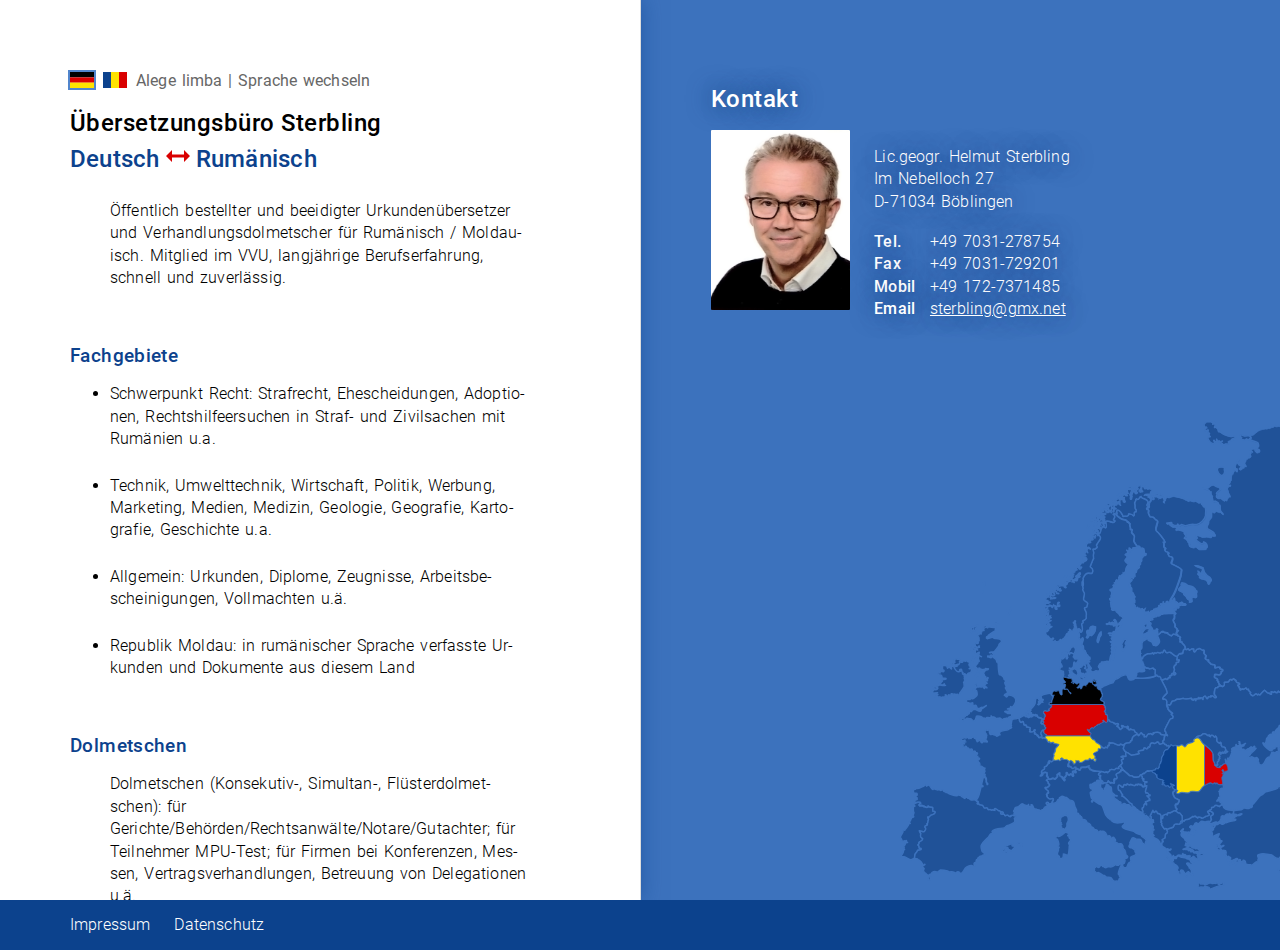
<file: index.html>
<!doctype html>
<html lang="de">
<head>
    <meta charset="utf-8">
    <meta name="description" content="Öffentlich bestellter und beeidigter Urkundenübersetzer und Verhandlungsdolmetscher für Rumänisch / Moldauisch. Mitglied im VVU, langjährige Berufserfahrung, schnell und zuverlässig.">
    <meta name="viewport" content="width=device-width, initial-scale=1, shrink-to-fit=no">
    <title>Übersetzungsbüro Sterbling - Deutsch / Rumänisch</title>
    <link rel="stylesheet" href="normalize.css" type='text/css' media='all' />
    <link rel="stylesheet" href="style.css" type='text/css' media='all' />
    <link rel="apple-touch-icon" sizes="57x57" href="/apple-icon-57x57.png">
    <link rel="apple-touch-icon" sizes="60x60" href="/apple-icon-60x60.png">
    <link rel="apple-touch-icon" sizes="72x72" href="/apple-icon-72x72.png">
    <link rel="apple-touch-icon" sizes="76x76" href="/apple-icon-76x76.png">
    <link rel="apple-touch-icon" sizes="114x114" href="/apple-icon-114x114.png">
    <link rel="apple-touch-icon" sizes="120x120" href="/apple-icon-120x120.png">
    <link rel="apple-touch-icon" sizes="144x144" href="/apple-icon-144x144.png">
    <link rel="apple-touch-icon" sizes="152x152" href="/apple-icon-152x152.png">
    <link rel="apple-touch-icon" sizes="180x180" href="/apple-icon-180x180.png">
    <link rel="icon" type="image/png" sizes="192x192"  href="/android-icon-192x192.png">
    <link rel="icon" type="image/png" sizes="32x32" href="/favicon-32x32.png">
    <link rel="icon" type="image/png" sizes="96x96" href="/favicon-96x96.png">
    <link rel="icon" type="image/png" sizes="16x16" href="/favicon-16x16.png">
    <link rel="manifest" href="/manifest.json">
    <meta name="msapplication-TileColor" content="#ffffff">
    <meta name="msapplication-TileImage" content="/ms-icon-144x144.png">
    <meta name="theme-color" content="#ffffff">
  </head>
  <body>
        <section class="content-section">
            <div class="change-lang">
                <img class="current-lang" src="deutschland.svg" alt="Deutsche Sprache" />
                <a href="romanian.html"><img src="rumaenien.svg" alt="Auf Rumänisch wechseln" /></a>
                <span class="lang-info">Alege limba | Sprache wechseln</span>
            </div>
            <h1>Übersetzungsbüro Sterbling <span class="no-break"><span class="dark-blue">Deutsch</span><span class="arrow"></span><span class="dark-blue">Rumänisch</span></span></h1>
            <p>
                Öffentlich bestellter und beeidigter Urkundenübersetzer und Verhandlungsdolmetscher für Rumänisch / Moldauisch.
                Mitglied im VVU, langjährige Berufserfahrung, schnell und zuverlässig.
            </p>
            <div class="content-container">
                <h2>Fachgebiete</h2>
                <ul>
                    <li>
                        Schwerpunkt Recht: Strafrecht, Ehescheidungen, Adoptionen, Rechtshilfeersuchen in Straf- und Zivilsachen mit Rumänien u.a.
                    </li>

                    <li>
                        Technik, Umwelttechnik, Wirtschaft, Politik, Werbung, Marketing, Medien, Medizin, Geologie, Geografie, Kartografie, Geschichte u.a.
                    </li>
                    <li>
                        Allgemein: Urkunden, Diplome, Zeugnisse, Arbeitsbescheinigungen, Vollmachten u.ä.
                    </li>
                    <li>
                        Republik Moldau: in rumänischer Sprache verfasste Urkunden und Dokumente aus diesem Land 
                    </li>
                </ul>
            </div>
            <div class="content-container">
                <h2>Dolmetschen</h2>
                <p>
                    Dolmetschen (Konsekutiv-, Simultan-, Flüsterdolmetschen): für Gerichte/Behörden/Rechtsanwälte/Notare/Gutachter; 
                    für Teilnehmer MPU-Test; für  Firmen bei Konferenzen, Messen, Vertragsverhandlungen, Betreuung von Delegationen u.ä.
                </p>
            </div>
                
        </section>
      <section class="contact-section">
            <h1>Kontakt</h1>
            <div class="contact-container">
                <img class="portrait" src="helmut-sterbling.jpg" alt="Porträtfoto Helmut Sterbling" />
                <ul class="contact-info">
                        <li>Lic.geogr. Helmut Sterbling</li>
                        <li>Im Nebelloch 27</li>
                        <li class="line-break">D-71034 Böblingen</li>
                        <li><span class="bold table-like">Tel.</span> +49 7031-278754</li>
                        <li><span class="bold table-like">Fax</span> +49 7031-729201</li>
                        <li><span class="bold table-like">Mobil</span> +49 172-7371485</li>
                        <li><span class="bold table-like">Email</span> <a href="mailto:sterbling@gmx.net">sterbling@gmx.net</a></li>
                </ul>
            </div>
      </section>
      <footer>
          <a style="margin-right: 20px" href="impressum.html">Impressum</a>
          <a href="datenschutz.html">Datenschutz</a>
      </footer>
  </body>
</html>
</file>
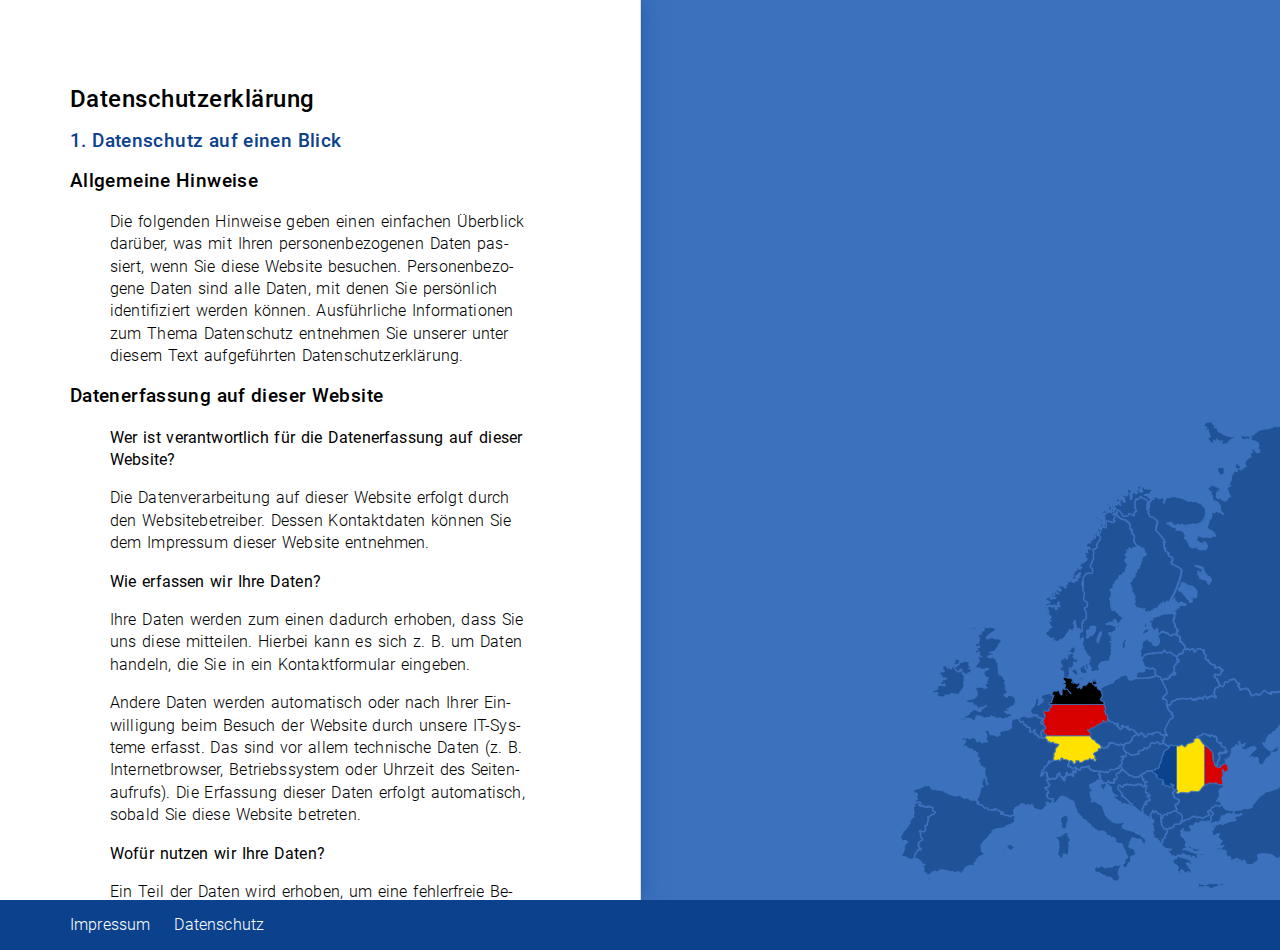
<file: datenschutz.html>
<!doctype html>
<html lang="de">
<head>
    <meta charset="utf-8">
    <meta name="description" content="Impressum für Übersetzungsbüro Sterbling: Öffentlich bestellter und beeidigter Urkundenübersetzer und Verhandlungsdolmetscher für Rumänisch / Moldauisch.">
    <meta name="viewport" content="width=device-width, initial-scale=1, shrink-to-fit=no">
    <title>Datenschutzerklärung Übersetzungsbüro Sterbling - Deutsch / Rumänisch</title>
    <link rel="stylesheet" href="normalize.css" type='text/css' media='all' />
    <link rel="stylesheet" href="style.css" type='text/css' media='all' />
    <link rel="apple-touch-icon" sizes="57x57" href="/apple-icon-57x57.png">
    <link rel="apple-touch-icon" sizes="60x60" href="/apple-icon-60x60.png">
    <link rel="apple-touch-icon" sizes="72x72" href="/apple-icon-72x72.png">
    <link rel="apple-touch-icon" sizes="76x76" href="/apple-icon-76x76.png">
    <link rel="apple-touch-icon" sizes="114x114" href="/apple-icon-114x114.png">
    <link rel="apple-touch-icon" sizes="120x120" href="/apple-icon-120x120.png">
    <link rel="apple-touch-icon" sizes="144x144" href="/apple-icon-144x144.png">
    <link rel="apple-touch-icon" sizes="152x152" href="/apple-icon-152x152.png">
    <link rel="apple-touch-icon" sizes="180x180" href="/apple-icon-180x180.png">
    <link rel="icon" type="image/png" sizes="192x192"  href="/android-icon-192x192.png">
    <link rel="icon" type="image/png" sizes="32x32" href="/favicon-32x32.png">
    <link rel="icon" type="image/png" sizes="96x96" href="/favicon-96x96.png">
    <link rel="icon" type="image/png" sizes="16x16" href="/favicon-16x16.png">
    <link rel="manifest" href="/manifest.json">
    <meta name="msapplication-TileColor" content="#ffffff">
    <meta name="msapplication-TileImage" content="/ms-icon-144x144.png">
    <meta name="theme-color" content="#ffffff">
  </head>
  <body>
        <section class="content-section">
          <h1>Datenschutz&shy;erkl&auml;rung</h1>
          <h2>1. Datenschutz auf einen Blick</h2>
          <h3>Allgemeine Hinweise</h3> 
          <p>Die folgenden Hinweise geben einen einfachen &Uuml;berblick dar&uuml;ber, was mit Ihren personenbezogenen Daten passiert, wenn Sie diese Website besuchen. Personenbezogene Daten sind alle Daten, mit denen Sie pers&ouml;nlich identifiziert werden k&ouml;nnen. Ausf&uuml;hrliche Informationen zum Thema Datenschutz entnehmen Sie unserer unter diesem Text aufgef&uuml;hrten Datenschutzerkl&auml;rung.</p>
          <h3>Datenerfassung auf dieser Website</h3>
          <p><strong>Wer ist verantwortlich f&uuml;r die Datenerfassung auf dieser Website?</strong></p>
          <p>Die Datenverarbeitung auf dieser Website erfolgt durch den Websitebetreiber. Dessen Kontaktdaten k&ouml;nnen Sie dem Impressum dieser Website entnehmen.</p>
          <p><strong>Wie erfassen wir Ihre Daten?</strong></p>
          <p>Ihre Daten werden zum einen dadurch erhoben, dass Sie uns diese mitteilen. Hierbei kann es sich z.&nbsp;B. um Daten handeln, die Sie in ein Kontaktformular eingeben.</p>
          <p>Andere Daten werden automatisch oder nach Ihrer Einwilligung beim Besuch der Website durch unsere IT-Systeme erfasst. Das sind vor allem technische Daten (z.&nbsp;B. Internetbrowser, Betriebssystem oder Uhrzeit des Seitenaufrufs). Die Erfassung dieser Daten erfolgt automatisch, sobald Sie diese Website betreten.</p>
          <p><strong>Wof&uuml;r nutzen wir Ihre Daten?</strong></p>
          <p>Ein Teil der Daten wird erhoben, um eine fehlerfreie Bereitstellung der Website zu gew&auml;hrleisten. Andere Daten k&ouml;nnen zur Analyse Ihres Nutzerverhaltens verwendet werden.</p>
          <p><strong>Welche Rechte haben Sie bez&uuml;glich Ihrer Daten?</strong></p>
          <p>Sie haben jederzeit das Recht, unentgeltlich Auskunft &uuml;ber Herkunft, Empf&auml;nger und Zweck Ihrer gespeicherten personenbezogenen Daten zu erhalten. Sie haben au&szlig;erdem ein Recht, die Berichtigung oder L&ouml;schung dieser Daten zu verlangen. Wenn Sie eine Einwilligung zur Datenverarbeitung erteilt haben, k&ouml;nnen Sie diese Einwilligung jederzeit f&uuml;r die Zukunft widerrufen. Au&szlig;erdem haben Sie das Recht, unter bestimmten Umst&auml;nden die Einschr&auml;nkung der Verarbeitung Ihrer personenbezogenen Daten zu verlangen. Des Weiteren steht Ihnen ein Beschwerderecht bei der zust&auml;ndigen Aufsichtsbeh&ouml;rde zu.</p> <p>Hierzu sowie zu weiteren Fragen zum Thema Datenschutz k&ouml;nnen Sie sich jederzeit unter der im Impressum angegebenen Adresse an uns wenden.</p>
          <h2>2. Hosting und Content Delivery Networks (CDN)</h2>
          <h3>Externes Hosting</h3>
          <p>Diese Website wird bei einem externen Dienstleister gehostet (Hoster). Die personenbezogenen Daten, die auf dieser Website erfasst werden, werden auf den Servern des Hosters gespeichert. Hierbei kann es sich v. a. um IP-Adressen, Kontaktanfragen, Meta- und Kommunikationsdaten, Vertragsdaten, Kontaktdaten, Namen, Websitezugriffe und sonstige Daten, die &uuml;ber eine Website generiert werden, handeln.</p>
          <p>Der Einsatz des Hosters erfolgt zum Zwecke der Vertragserf&uuml;llung gegen&uuml;ber unseren potenziellen und bestehenden Kunden (Art. 6 Abs. 1 lit. b DSGVO) und im Interesse einer sicheren, schnellen und effizienten Bereitstellung unseres Online-Angebots durch einen professionellen Anbieter (Art. 6 Abs. 1 lit. f DSGVO).</p>
          <p>Unser Hoster wird Ihre Daten nur insoweit verarbeiten, wie dies zur Erf&uuml;llung seiner Leistungspflichten erforderlich ist und unsere Weisungen in Bezug auf diese Daten befolgen.</p>
          
          <h2>3. Allgemeine Hinweise und Pflicht&shy;informationen</h2>
          <h3>Datenschutz</h3>
          <p>Die Betreiber dieser Seiten nehmen den Schutz Ihrer pers&ouml;nlichen Daten sehr ernst. Wir behandeln Ihre personenbezogenen Daten vertraulich und entsprechend der gesetzlichen Datenschutzvorschriften sowie dieser Datenschutzerkl&auml;rung.</p>
          <p>Wenn Sie diese Website benutzen, werden verschiedene personenbezogene Daten erhoben. Personenbezogene Daten sind Daten, mit denen Sie pers&ouml;nlich identifiziert werden k&ouml;nnen. Die vorliegende Datenschutzerkl&auml;rung erl&auml;utert, welche Daten wir erheben und wof&uuml;r wir sie nutzen. Sie erl&auml;utert auch, wie und zu welchem Zweck das geschieht.</p>
          <p>Wir weisen darauf hin, dass die Daten&uuml;bertragung im Internet (z.&nbsp;B. bei der Kommunikation per E-Mail) Sicherheitsl&uuml;cken aufweisen kann. Ein l&uuml;ckenloser Schutz der Daten vor dem Zugriff durch Dritte ist nicht m&ouml;glich.</p>
          <h3>Hinweis zur verantwortlichen Stelle</h3>
          <p>Die verantwortliche Stelle f&uuml;r die Datenverarbeitung auf dieser Website ist:</p>
          <p>Helmut Sterbling<br />
          Im Nebelloch 27<br />
          71034 Böblingen</p>
          <p>Tel. +49 7031-278754<br />
            Fax +49 7031-729201<br />
            E-Mail sterbling@gmx.net</p>

          <p>Verantwortliche Stelle ist die nat&uuml;rliche oder juristische Person, die allein oder gemeinsam mit anderen &uuml;ber die Zwecke und Mittel der Verarbeitung von personenbezogenen Daten (z.&nbsp;B. Namen, E-Mail-Adressen o. &Auml;.) entscheidet.</p>
          <h3>Widerruf Ihrer Einwilligung zur Datenverarbeitung</h3>
          <p>Viele Datenverarbeitungsvorg&auml;nge sind nur mit Ihrer ausdr&uuml;cklichen Einwilligung m&ouml;glich. Sie k&ouml;nnen eine bereits erteilte Einwilligung jederzeit widerrufen. Die Rechtm&auml;&szlig;igkeit der bis zum Widerruf erfolgten Datenverarbeitung bleibt vom Widerruf unber&uuml;hrt.</p>
          <h3>Widerspruchsrecht gegen die Datenerhebung in besonderen F&auml;llen sowie gegen Direktwerbung (Art. 21 DSGVO)</h3>
          <p>WENN DIE DATENVERARBEITUNG AUF GRUNDLAGE VON ART. 6 ABS. 1 LIT. E ODER F DSGVO ERFOLGT, HABEN SIE JEDERZEIT DAS RECHT, AUS GR&Uuml;NDEN, DIE SICH AUS IHRER BESONDEREN SITUATION ERGEBEN, GEGEN DIE VERARBEITUNG IHRER PERSONENBEZOGENEN DATEN WIDERSPRUCH EINZULEGEN; DIES GILT AUCH F&Uuml;R EIN AUF DIESE BESTIMMUNGEN GEST&Uuml;TZTES PROFILING. DIE JEWEILIGE RECHTSGRUNDLAGE, AUF DENEN EINE VERARBEITUNG BERUHT, ENTNEHMEN SIE DIESER DATENSCHUTZERKL&Auml;RUNG. WENN SIE WIDERSPRUCH EINLEGEN, WERDEN WIR IHRE BETROFFENEN PERSONENBEZOGENEN DATEN NICHT MEHR VERARBEITEN, ES SEI DENN, WIR K&Ouml;NNEN ZWINGENDE SCHUTZW&Uuml;RDIGE GR&Uuml;NDE F&Uuml;R DIE VERARBEITUNG NACHWEISEN, DIE IHRE INTERESSEN, RECHTE UND FREIHEITEN &Uuml;BERWIEGEN ODER DIE VERARBEITUNG DIENT DER GELTENDMACHUNG, AUS&Uuml;BUNG ODER VERTEIDIGUNG VON RECHTSANSPR&Uuml;CHEN (WIDERSPRUCH NACH ART. 21 ABS. 1 DSGVO).</p> <p>WERDEN IHRE PERSONENBEZOGENEN DATEN VERARBEITET, UM DIREKTWERBUNG ZU BETREIBEN, SO HABEN SIE DAS RECHT, JEDERZEIT WIDERSPRUCH GEGEN DIE VERARBEITUNG SIE BETREFFENDER PERSONENBEZOGENER DATEN ZUM ZWECKE DERARTIGER WERBUNG EINZULEGEN; DIES GILT AUCH F&Uuml;R DAS PROFILING, SOWEIT ES MIT SOLCHER DIREKTWERBUNG IN VERBINDUNG STEHT. WENN SIE WIDERSPRECHEN, WERDEN IHRE PERSONENBEZOGENEN DATEN ANSCHLIESSEND NICHT MEHR ZUM ZWECKE DER DIREKTWERBUNG VERWENDET (WIDERSPRUCH NACH ART. 21 ABS. 2 DSGVO).</p>
          <h3>Beschwerde&shy;recht bei der zust&auml;ndigen Aufsichts&shy;beh&ouml;rde</h3>
          <p>Im Falle von Verst&ouml;&szlig;en gegen die DSGVO steht den Betroffenen ein Beschwerderecht bei einer Aufsichtsbeh&ouml;rde, insbesondere in dem Mitgliedstaat ihres gew&ouml;hnlichen Aufenthalts, ihres Arbeitsplatzes oder des Orts des mutma&szlig;lichen Versto&szlig;es zu. Das Beschwerderecht besteht unbeschadet anderweitiger verwaltungsrechtlicher oder gerichtlicher Rechtsbehelfe.</p>
          
          <h3>Recht auf Daten&shy;&uuml;bertrag&shy;barkeit</h3>
          <p>Sie haben das Recht, Daten, die wir auf Grundlage Ihrer Einwilligung oder in Erf&uuml;llung eines Vertrags automatisiert verarbeiten, an sich oder an einen Dritten in einem g&auml;ngigen, maschinenlesbaren Format aush&auml;ndigen zu lassen. Sofern Sie die direkte &Uuml;bertragung der Daten an einen anderen Verantwortlichen verlangen, erfolgt dies nur, soweit es technisch machbar ist.</p>
          
          <h3>SSL- bzw. TLS-Verschl&uuml;sselung</h3>
          <p>Diese Seite nutzt aus Sicherheitsgr&uuml;nden und zum Schutz der &Uuml;bertragung vertraulicher Inhalte, wie zum Beispiel Bestellungen oder Anfragen, die Sie an uns als Seitenbetreiber senden, eine SSL- bzw. TLS-Verschl&uuml;sselung. Eine verschl&uuml;sselte Verbindung erkennen Sie daran, dass die Adresszeile des Browsers von &bdquo;http://&ldquo; auf &bdquo;https://&ldquo; wechselt und an dem Schloss-Symbol in Ihrer Browserzeile.</p> <p>Wenn die SSL- bzw. TLS-Verschl&uuml;sselung aktiviert ist, k&ouml;nnen die Daten, die Sie an uns &uuml;bermitteln, nicht von Dritten mitgelesen werden.</p>
          
          <h3>Auskunft, L&ouml;schung und Berichtigung</h3>
          <p>Sie haben im Rahmen der geltenden gesetzlichen Bestimmungen jederzeit das Recht auf unentgeltliche Auskunft &uuml;ber Ihre gespeicherten personenbezogenen Daten, deren Herkunft und Empf&auml;nger und den Zweck der Datenverarbeitung und ggf. ein Recht auf Berichtigung oder L&ouml;schung dieser Daten. Hierzu sowie zu weiteren Fragen zum Thema personenbezogene Daten k&ouml;nnen Sie sich jederzeit unter der im Impressum angegebenen Adresse an uns wenden.</p>
          
          <h3>Recht auf Einschr&auml;nkung der Verarbeitung</h3>
          <p>Sie haben das Recht, die Einschr&auml;nkung der Verarbeitung Ihrer personenbezogenen Daten zu verlangen. Hierzu k&ouml;nnen Sie sich jederzeit unter der im Impressum angegebenen Adresse an uns wenden. Das Recht auf Einschr&auml;nkung der Verarbeitung besteht in folgenden F&auml;llen:</p> <ul> <li>Wenn Sie die Richtigkeit Ihrer bei uns gespeicherten personenbezogenen Daten bestreiten, ben&ouml;tigen wir in der Regel Zeit, um dies zu &uuml;berpr&uuml;fen. F&uuml;r die Dauer der Pr&uuml;fung haben Sie das Recht, die Einschr&auml;nkung der Verarbeitung Ihrer personenbezogenen Daten zu verlangen.</li> <li>Wenn die Verarbeitung Ihrer personenbezogenen Daten unrechtm&auml;&szlig;ig geschah/geschieht, k&ouml;nnen Sie statt der L&ouml;schung die Einschr&auml;nkung der Datenverarbeitung verlangen.</li> <li>Wenn wir Ihre personenbezogenen Daten nicht mehr ben&ouml;tigen, Sie sie jedoch zur Aus&uuml;bung, Verteidigung oder Geltendmachung von Rechtsanspr&uuml;chen ben&ouml;tigen, haben Sie das Recht, statt der L&ouml;schung die Einschr&auml;nkung der Verarbeitung Ihrer personenbezogenen Daten zu verlangen.</li> <li>Wenn Sie einen Widerspruch nach Art. 21 Abs. 1 DSGVO eingelegt haben, muss eine Abw&auml;gung zwischen Ihren und unseren Interessen vorgenommen werden. Solange noch nicht feststeht, wessen Interessen &uuml;berwiegen, haben Sie das Recht, die Einschr&auml;nkung der Verarbeitung Ihrer personenbezogenen Daten zu verlangen.</li> </ul> <p>Wenn Sie die Verarbeitung Ihrer personenbezogenen Daten eingeschr&auml;nkt haben, d&uuml;rfen diese Daten &ndash; von ihrer Speicherung abgesehen &ndash; nur mit Ihrer Einwilligung oder zur Geltendmachung, Aus&uuml;bung oder Verteidigung von Rechtsanspr&uuml;chen oder zum Schutz der Rechte einer anderen nat&uuml;rlichen oder juristischen Person oder aus Gr&uuml;nden eines wichtigen &ouml;ffentlichen Interesses der Europ&auml;ischen Union oder eines Mitgliedstaats verarbeitet werden.</p>
          

          <h2>4. Datenerfassung auf dieser Website</h2>

          <h3>Server-Log-Dateien</h3>
          <p>Der Provider der Seiten erhebt und speichert automatisch Informationen in so genannten Server-Log-Dateien, die Ihr Browser automatisch an uns &uuml;bermittelt. Dies sind:</p>
          <ul>
              <li>Browsertyp und Browserversion</li>
              <li>verwendetes Betriebssystem</li>
              <li>Referrer URL</li>
              <li>Hostname des zugreifenden Rechners</li>
              <li>Uhrzeit der Serveranfrage</li>
              <li>IP-Adresse</li>
          </ul>
          <p>Eine Zusammenf&uuml;hrung dieser Daten mit anderen Datenquellen wird nicht vorgenommen.</p>
          <p>Die Erfassung dieser Daten erfolgt auf Grundlage von Art. 6 Abs. 1 lit. f DSGVO. Der Websitebetreiber hat ein berechtigtes Interesse an der technisch fehlerfreien Darstellung und der Optimierung seiner Website &ndash; hierzu m&uuml;ssen die Server-Log-Files erfasst werden.</p>
          
          <h3>Anfrage per E-Mail, Telefon oder Telefax</h3>
          <p>Wenn Sie uns per E-Mail, Telefon oder Telefax kontaktieren, wird Ihre Anfrage inklusive aller daraus hervorgehenden personenbezogenen Daten (Name, Anfrage) zum Zwecke der Bearbeitung Ihres Anliegens bei uns gespeichert und verarbeitet. Diese Daten geben wir nicht ohne Ihre Einwilligung weiter.</p>
          <p>Die Verarbeitung dieser Daten erfolgt auf Grundlage von Art. 6 Abs. 1 lit. b DSGVO, sofern Ihre Anfrage mit der Erf&uuml;llung eines Vertrags zusammenh&auml;ngt oder zur Durchf&uuml;hrung vorvertraglicher Ma&szlig;nahmen erforderlich ist. In allen &uuml;brigen F&auml;llen beruht die Verarbeitung auf unserem berechtigten Interesse an der effektiven Bearbeitung der an uns gerichteten Anfragen (Art. 6 Abs. 1 lit. f DSGVO) oder auf Ihrer Einwilligung (Art. 6 Abs. 1 lit. a DSGVO) sofern diese abgefragt wurde.</p>
          <p>Die von Ihnen an uns per Kontaktanfragen &uuml;bersandten Daten verbleiben bei uns, bis Sie uns zur L&ouml;schung auffordern, Ihre Einwilligung zur Speicherung widerrufen oder der Zweck f&uuml;r die Datenspeicherung entf&auml;llt (z.&nbsp;B. nach abgeschlossener Bearbeitung Ihres Anliegens). Zwingende gesetzliche Bestimmungen &ndash; insbesondere gesetzliche Aufbewahrungsfristen &ndash; bleiben unber&uuml;hrt.</p>
          

          <h2>5. Plugins und Tools</h2>

          <h3>Google Web Fonts</h3> <p>Diese Seite nutzt zur einheitlichen Darstellung von Schriftarten so genannte Web Fonts, die von Google bereitgestellt werden. Die Google Fonts sind lokal installiert. Eine Verbindung zu Servern von Google findet dabei nicht statt.</p> <p>Weitere Informationen zu Google Web Fonts finden Sie unter <a href="https://developers.google.com/fonts/faq" target="_blank" rel="noopener noreferrer">https://developers.google.com/fonts/faq</a> und in der Datenschutzerkl&auml;rung von Google: <a href="https://policies.google.com/privacy?hl=de" target="_blank" rel="noopener noreferrer">https://policies.google.com/privacy?hl=de</a>.</p>
          <p>Quelle: <a href="https://www.e-recht24.de">e-recht24.de</a></p>
        </section>
      <section class="contact-section">
      </section>
      <footer>
        <a style="margin-right: 20px" href="impressum.html">Impressum</a>
        <a href="datenschutz.html">Datenschutz</a>
    </footer>
  </body>
</html>
</file>
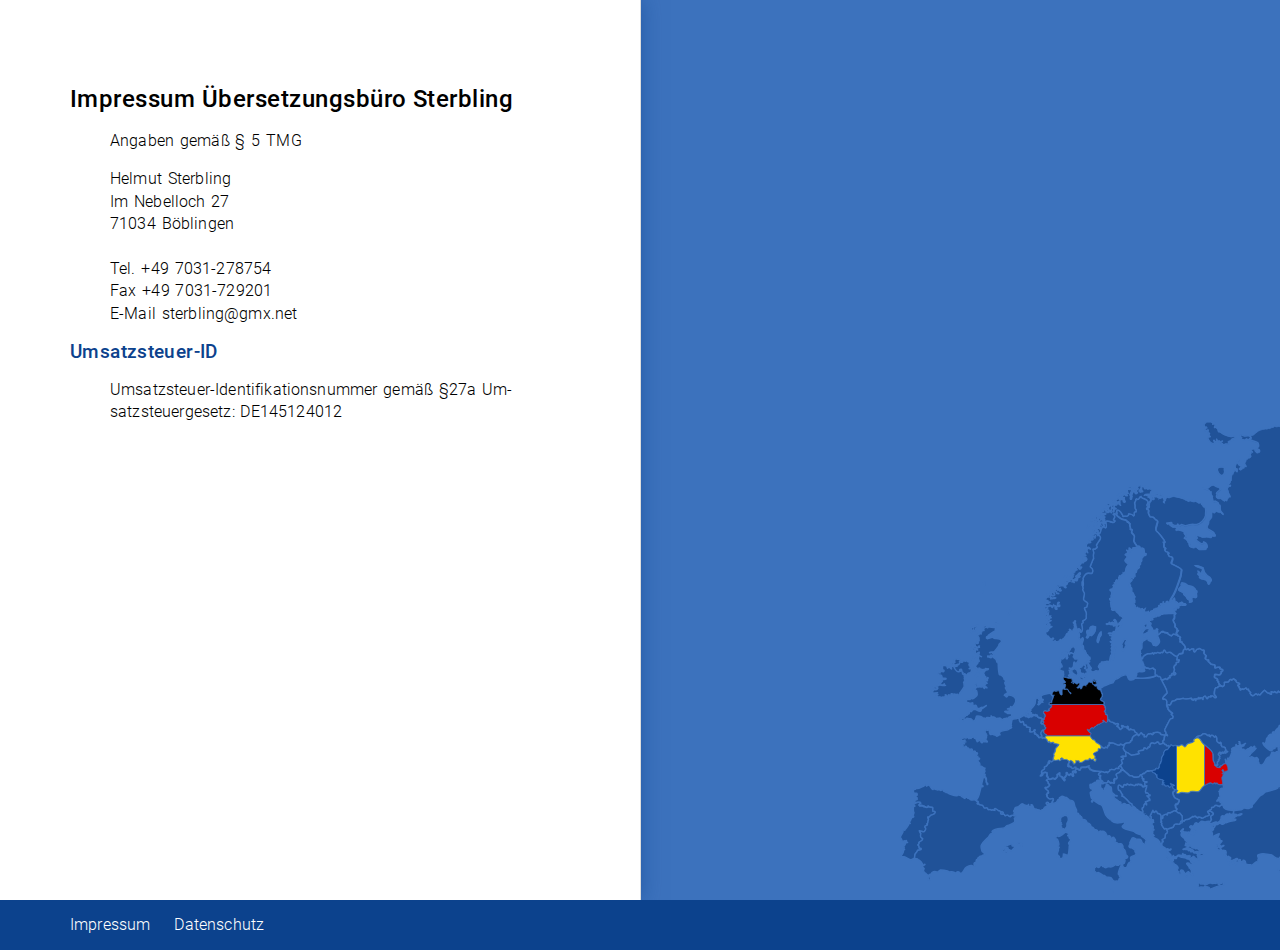
<file: impressum.html>
<!doctype html>
<html lang="de">
<head>
    <meta charset="utf-8">
    <meta name="description" content="Impressum für Übersetzungsbüro Sterbling: Öffentlich bestellter und beeidigter Urkundenübersetzer und Verhandlungsdolmetscher für Rumänisch / Moldauisch.">
    <meta name="viewport" content="width=device-width, initial-scale=1, shrink-to-fit=no">
    <title>Impressum Übersetzungsbüro Sterbling - Deutsch / Rumänisch</title>
    <link rel="stylesheet" href="normalize.css" type='text/css' media='all' />
    <link rel="stylesheet" href="style.css" type='text/css' media='all' />
    <link rel="apple-touch-icon" sizes="57x57" href="/apple-icon-57x57.png">
    <link rel="apple-touch-icon" sizes="60x60" href="/apple-icon-60x60.png">
    <link rel="apple-touch-icon" sizes="72x72" href="/apple-icon-72x72.png">
    <link rel="apple-touch-icon" sizes="76x76" href="/apple-icon-76x76.png">
    <link rel="apple-touch-icon" sizes="114x114" href="/apple-icon-114x114.png">
    <link rel="apple-touch-icon" sizes="120x120" href="/apple-icon-120x120.png">
    <link rel="apple-touch-icon" sizes="144x144" href="/apple-icon-144x144.png">
    <link rel="apple-touch-icon" sizes="152x152" href="/apple-icon-152x152.png">
    <link rel="apple-touch-icon" sizes="180x180" href="/apple-icon-180x180.png">
    <link rel="icon" type="image/png" sizes="192x192"  href="/android-icon-192x192.png">
    <link rel="icon" type="image/png" sizes="32x32" href="/favicon-32x32.png">
    <link rel="icon" type="image/png" sizes="96x96" href="/favicon-96x96.png">
    <link rel="icon" type="image/png" sizes="16x16" href="/favicon-16x16.png">
    <link rel="manifest" href="/manifest.json">
    <meta name="msapplication-TileColor" content="#ffffff">
    <meta name="msapplication-TileImage" content="/ms-icon-144x144.png">
    <meta name="theme-color" content="#ffffff">
  </head>
  <body>
        <section class="content-section">
            <h1>Impressum Übersetzungsbüro Sterbling</h1>
            <p>Angaben gemäß § 5 TMG</p>
            <p>Helmut Sterbling<br>
                Im Nebelloch 27<br>
                71034 Böblingen<br><br>
                Tel. +49 7031-278754<br>
                Fax +49 7031-729201<br>
                E-Mail sterbling@gmx.net</p>
            <h2>Umsatzsteuer-ID</h2>
            <p>Umsatzsteuer-Identifikationsnummer gemäß §27a Umsatzsteuergesetz: DE145124012</p>  
        </section>
      <section class="contact-section">
      </section>
      <footer>
        <a style="margin-right: 20px" href="impressum.html">Impressum</a>
        <a href="datenschutz.html">Datenschutz</a>
    </footer>
  </body>
</html>
</file>
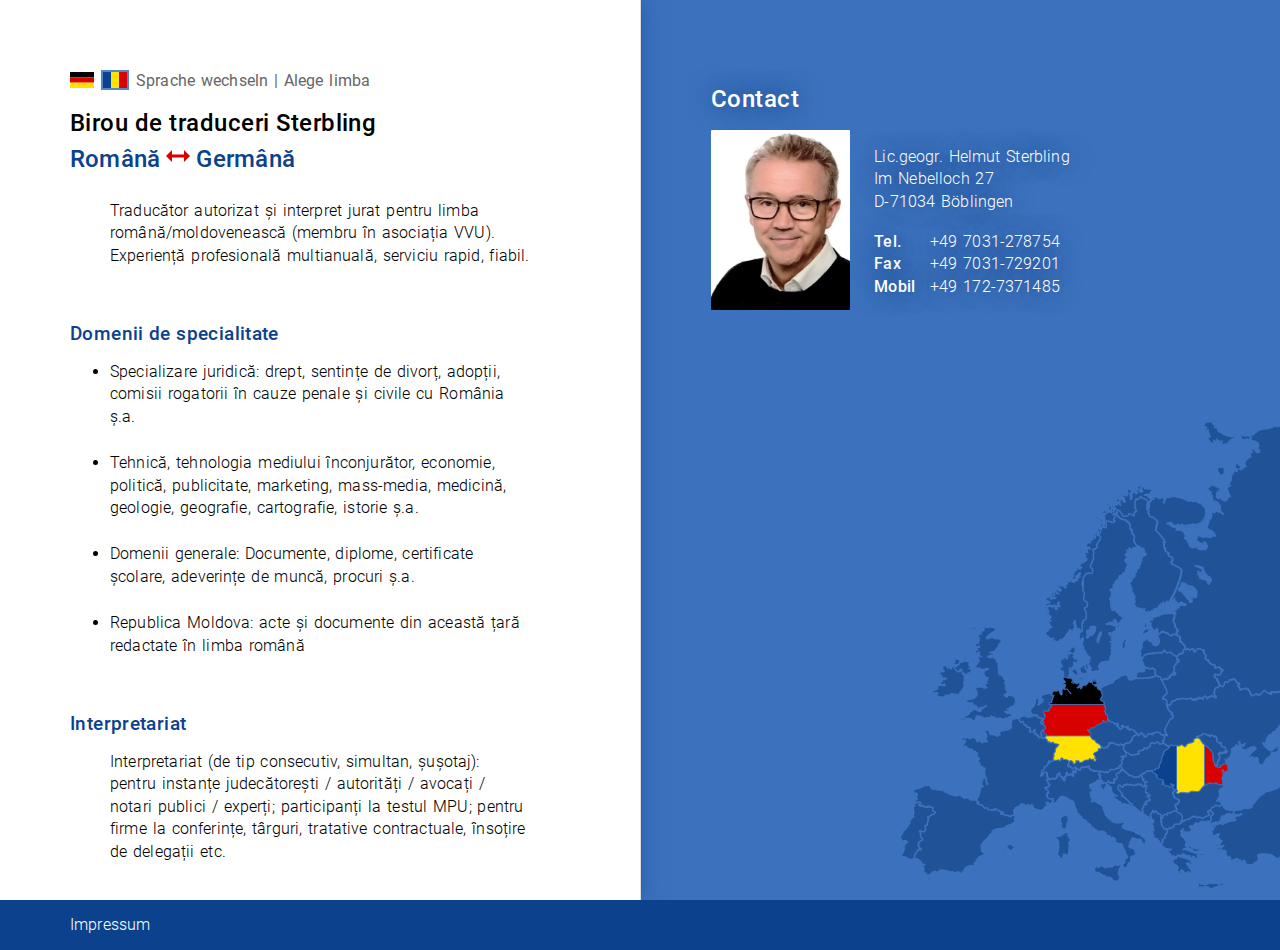
<file: romanian.html>
<!doctype html>
<html lang="ro">
<head>
    <meta charset="utf-8">
    <meta name="description" content="Traducător autorizat și interpret jurat pentru limba română/moldovenească (membru în asociația VVU). Experiență profesională multianuală, serviciu rapid, fiabil.">
    <meta name="viewport" content="width=device-width, initial-scale=1, shrink-to-fit=no">
    <title>Birou de traduceri Sterbling - Română / Germână</title>
    <link rel="stylesheet" href="normalize.css" type='text/css' media='all' />
    <link rel="stylesheet" href="style.css" type='text/css' media='all' />
    <link rel="apple-touch-icon" sizes="57x57" href="/apple-icon-57x57.png">
    <link rel="apple-touch-icon" sizes="60x60" href="/apple-icon-60x60.png">
    <link rel="apple-touch-icon" sizes="72x72" href="/apple-icon-72x72.png">
    <link rel="apple-touch-icon" sizes="76x76" href="/apple-icon-76x76.png">
    <link rel="apple-touch-icon" sizes="114x114" href="/apple-icon-114x114.png">
    <link rel="apple-touch-icon" sizes="120x120" href="/apple-icon-120x120.png">
    <link rel="apple-touch-icon" sizes="144x144" href="/apple-icon-144x144.png">
    <link rel="apple-touch-icon" sizes="152x152" href="/apple-icon-152x152.png">
    <link rel="apple-touch-icon" sizes="180x180" href="/apple-icon-180x180.png">
    <link rel="icon" type="image/png" sizes="192x192"  href="/android-icon-192x192.png">
    <link rel="icon" type="image/png" sizes="32x32" href="/favicon-32x32.png">
    <link rel="icon" type="image/png" sizes="96x96" href="/favicon-96x96.png">
    <link rel="icon" type="image/png" sizes="16x16" href="/favicon-16x16.png">
    <link rel="manifest" href="/manifest.json">
    <meta name="msapplication-TileColor" content="#ffffff">
    <meta name="msapplication-TileImage" content="/ms-icon-144x144.png">
    <meta name="theme-color" content="#ffffff">
  </head>
  <body>
        <section class="content-section">
            <div class="change-lang">
                <a href="index.html"><img src="deutschland.svg" alt="Deutsche Sprache" /></a>
                <img class="current-lang" src="rumaenien.svg" alt="Auf Rumänisch wechseln" />
                <span class="lang-info">Sprache wechseln | Alege limba</span>
            </div>
            <h1>Birou de traduceri Sterbling <span class="no-break"><span class="dark-blue">Română</span><span class="arrow"></span><span class="dark-blue">Germână</span></span></h1>
            <p>
                Traducător autorizat și interpret jurat pentru limba română/moldovenească (membru în asociația VVU). Experiență profesională multianuală, serviciu rapid, fiabil.
            </p>
            <div class="content-container">
                <h2>Domenii de specialitate</h2>
                <ul>
                    <li>
                        Specializare juridică: drept, sentințe de divorț, adopții, comisii rogatorii în cauze penale și civile cu România ș.a.
                    </li>

                    <li>
                        Tehnică, tehnologia mediului înconjurător, economie, politică, publicitate, marketing, mass-media, medicină, geologie, geografie, cartografie, istorie ș.a.
                    </li>
                    <li>
                        Domenii generale: Documente, diplome, certificate școlare, adeverințe de muncă, procuri ș.a.
                    </li>
                    <li>
                        Republica Moldova: acte și documente din această țară redactate în limba română 
                    </li>
                </ul>
            </div>
            <div class="content-container">
                <h2>Interpretariat</h2>
                <p>
                    Interpretariat (de tip consecutiv, simultan, șușotaj): 
                    pentru instanțe judecătorești / autorități / avocați / notari publici / experți; 
                    participanți la testul MPU; pentru firme la conferințe, târguri, tratative contractuale, însoțire de delegații etc.
                </p>
            </div>
                
        </section>
      <section class="contact-section">
            <h1>Contact</h1>
            <div class="contact-container">
                <img class="portrait" src="helmut-sterbling.jpg" alt="Porträtfoto Helmut Sterbling" />
                <ul class="contact-info">
                        <li>Lic.geogr. Helmut Sterbling</li>
                        <li>Im Nebelloch 27</li>
                        <li class="line-break">D-71034 Böblingen</li>
                        <li><span class="bold table-like">Tel.</span> +49 7031-278754</li>
                        <li><span class="bold table-like">Fax</span> +49 7031-729201</li>
                        <li><span class="bold table-like">Mobil</span> +49 172-7371485</li>
                </ul>
            </div>
      </section>
      <footer>
          <a href="impressum.html">Impressum</a>
      </footer>
  </body>
</html>
</file>
<file: style.css>
@font-face {
    font-family: 'Roboto';
    font-display: swap;
    font-weight: 300;
    src: url('/fonts/Roboto-Light.ttf') format('truetype'); 
}

@font-face {
    font-family: 'Roboto';
    font-display: swap;
    font-weight: 400;
    src: url('/fonts/Roboto-Regular.ttf') format('truetype'); 
}

@font-face {
    font-family: 'Roboto';
    font-display: swap;
    font-weight: 500;
    src: url('/fonts/Roboto-Medium.ttf') format('truetype'); 
}

body {
    background-color: #0C428D;
    margin: 0;
    display: flex;
    height: 100vh;
}

h1, h2, h3, h4, h5, h6 {
    font-family: 'Roboto', arial, sans-serif;
    letter-spacing: .02em;
    font-weight: 500;
}

h1 {
    font-size: 1.5em;
}

h2 {
    color: #0C428D;
    font-size: 1.2em;
}

p, li, a, span {
    font-family: 'Roboto', arial, sans-serif;
    line-height: 1.4em;
    letter-spacing: .01em;
    word-spacing: 0.1em;
    word-break: break-word;
    hyphens: auto;
    font-weight: 300;
}

p, ul {
    padding: 0 40px;
}

li:not(:last-child) {
    margin-bottom: 1.5em;
}

.bold {
    font-weight: 500;
}

.table-like {
    min-width: 50px;
    display: inline-block;
}

.no-break {
    white-space: nowrap;
}

.dark-blue {
    color: #0C428D;
    font-weight: 500;
}

.arrow::before {
    content: url(arrow.svg);
    width: 1.5em;
    display: inline-block;
    vertical-align: middle;
}

.change-lang img {
    height: 1em;
    margin-right: 5px;
}

.change-lang > img, .change-lang > a {
    display: inline-block;
    vertical-align: text-top;
}

.current-lang {
    box-shadow: 0 0 0px 2px #5185CC;
}

.lang-info {
    color: #666;
    font-weight: 400;
}

section {
    padding: 70px;
    width: 50%;
}

.content-section {
    background-color: white;
    box-shadow: rgba(12, 66, 141, 0.50) 0 0 20px 0px;
    border-right: 1px solid #ddd;
    position: relative;
    overflow-y: scroll;
    min-width: 500px;
}

.content-container {
    padding-top: 1.5em;
}

.contact-section {
    background-color: #3c72bd;
    background-image: url(europa.svg);
    background-repeat: no-repeat;
    background-position: bottom right;
    background-size: 60%;
}

.contact-section * {
    color: white;
    text-shadow: rgb(12, 56, 115) 0 0 25px;
}

.contact-container {
    display: flex;
    flex-wrap: wrap;
}

.portrait {
    height: 180px;
    border-radius: 1px;
    margin-right: 1.5em;
}

.contact-info {
    list-style: none;
    padding-left: 0;
    padding-right: 0;
}

.contact-info li{
    margin-bottom: 0;
}

.contact-info .line-break {
    margin-bottom: 18px;
}

footer {
    position: absolute;
    bottom: -50px;
    background-color: #0C428D;
    width: 100%;
    color: white;
    height: 50px;
    padding: 0 70px;
}

footer a {
    color: white;
    text-decoration: none;
    line-height: 50px;
}

/* Responsive */

@media screen and (max-width: 980px) {
    body {
        flex-wrap: wrap;
    }

    section {
        width: 100%;
    }

    .content-section {
        min-width: initial;
    }

    .contact-section {
        background-size: 30%;
    }

    footer {
        position: relative;
        bottom: 0;
    }
}


@media screen and (max-width: 650px) {

    section {
        padding: 30px;
    }

    footer {
        padding: 0 30px;
    }

    p, ul {
        padding: 0 20px;
    }

    .contact-section {
        background-image: none;
    }
}
</file>
